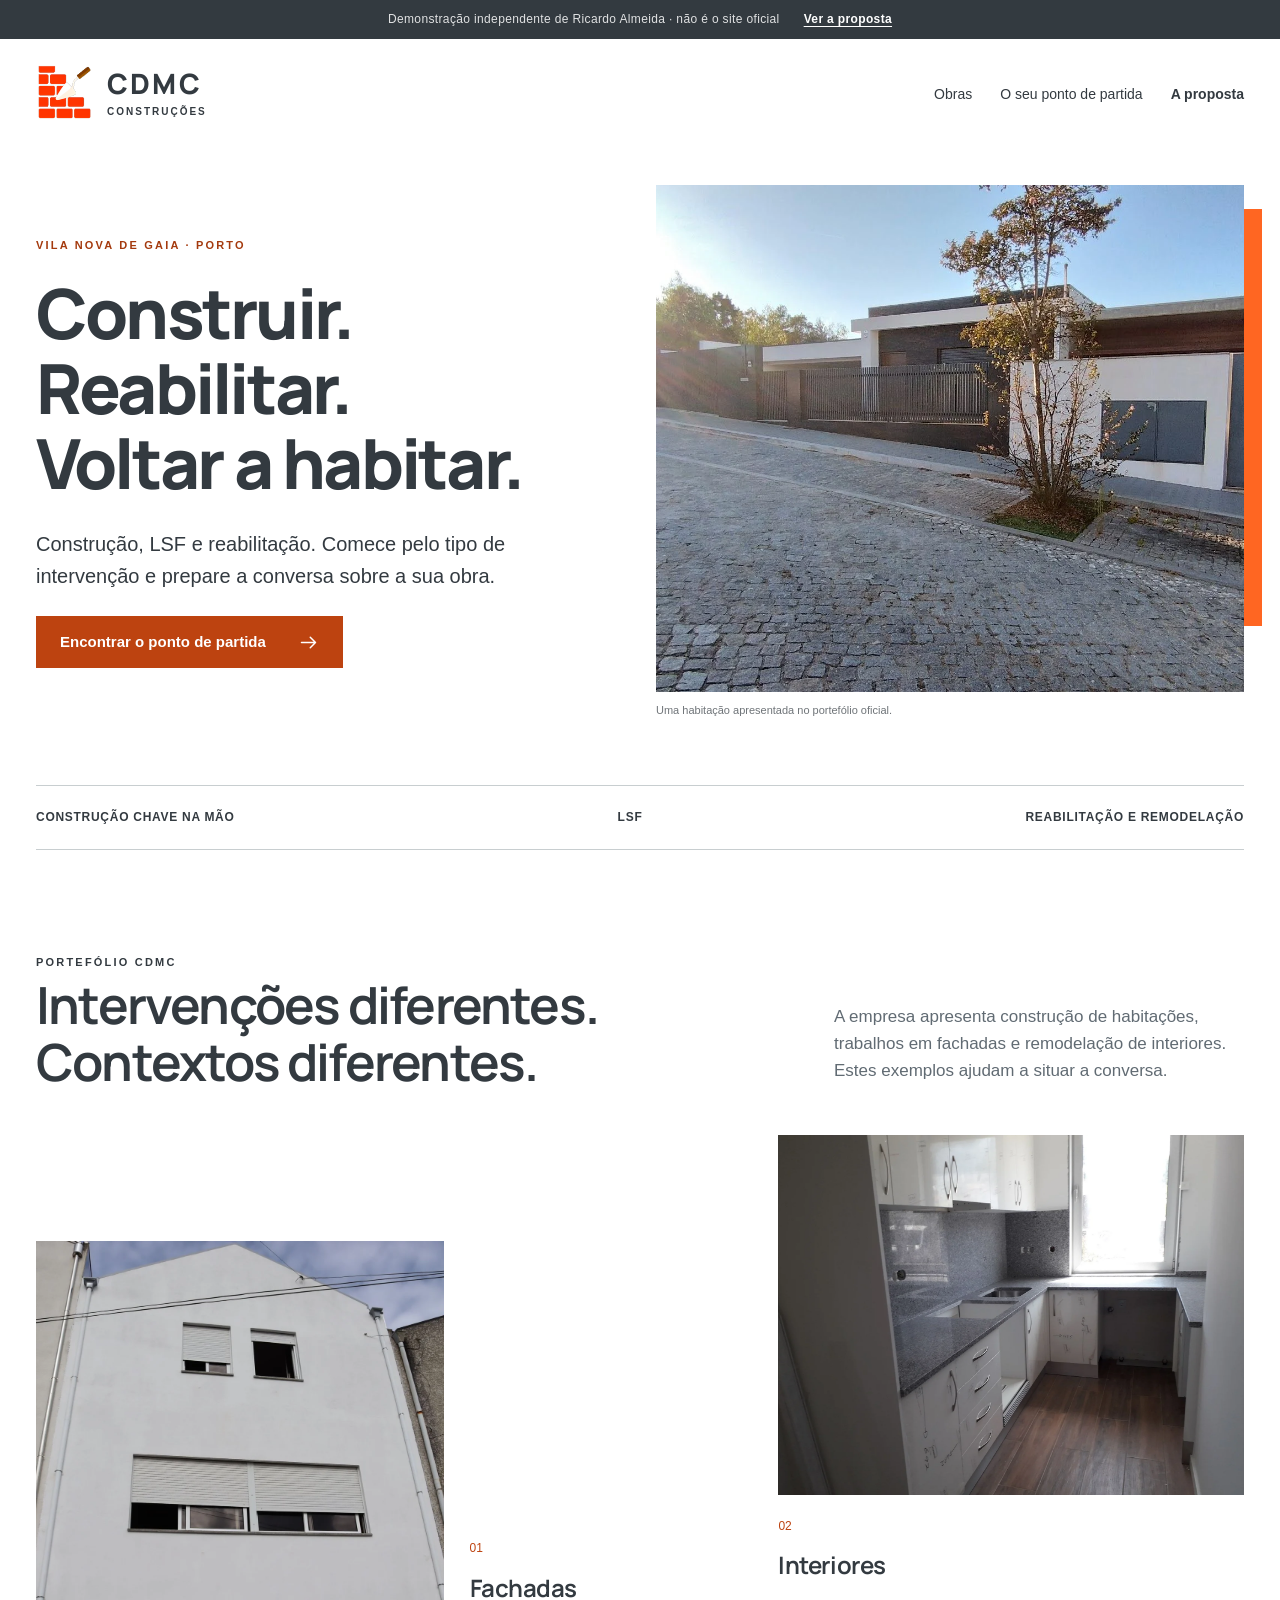
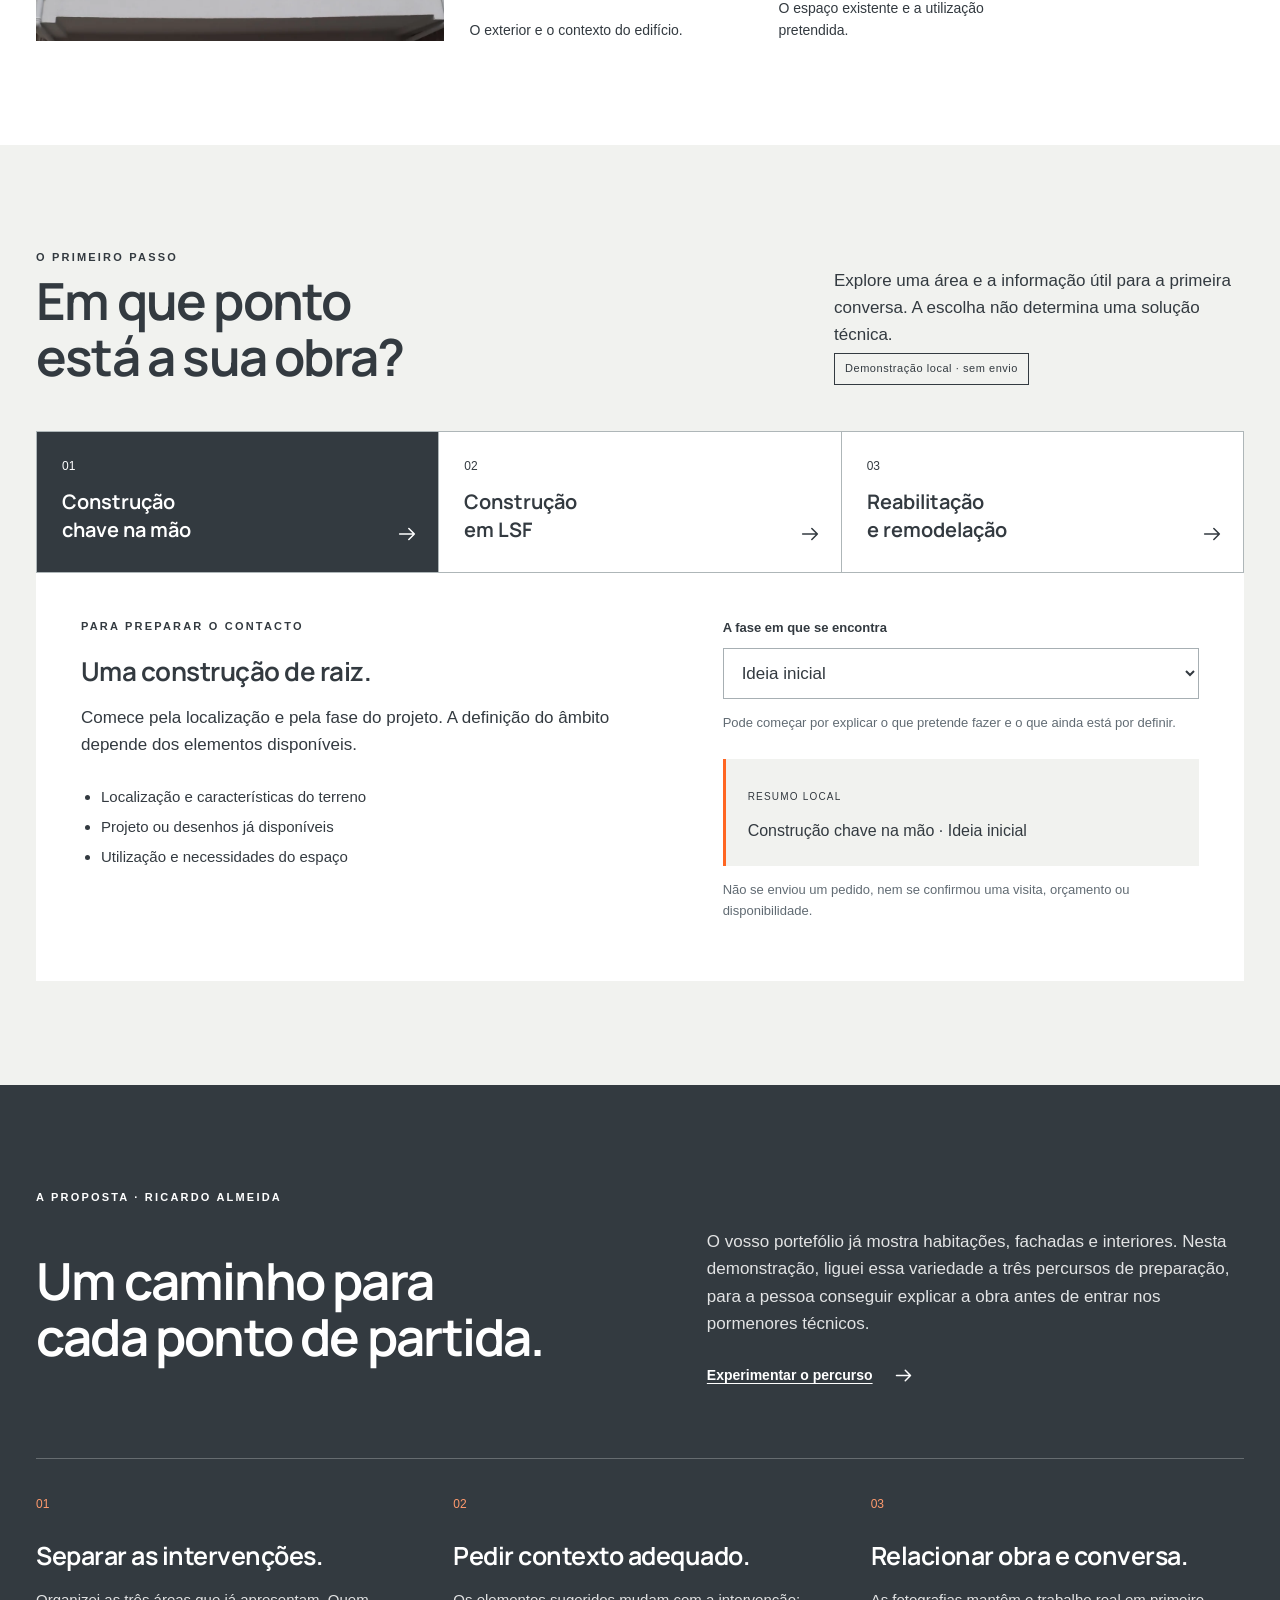
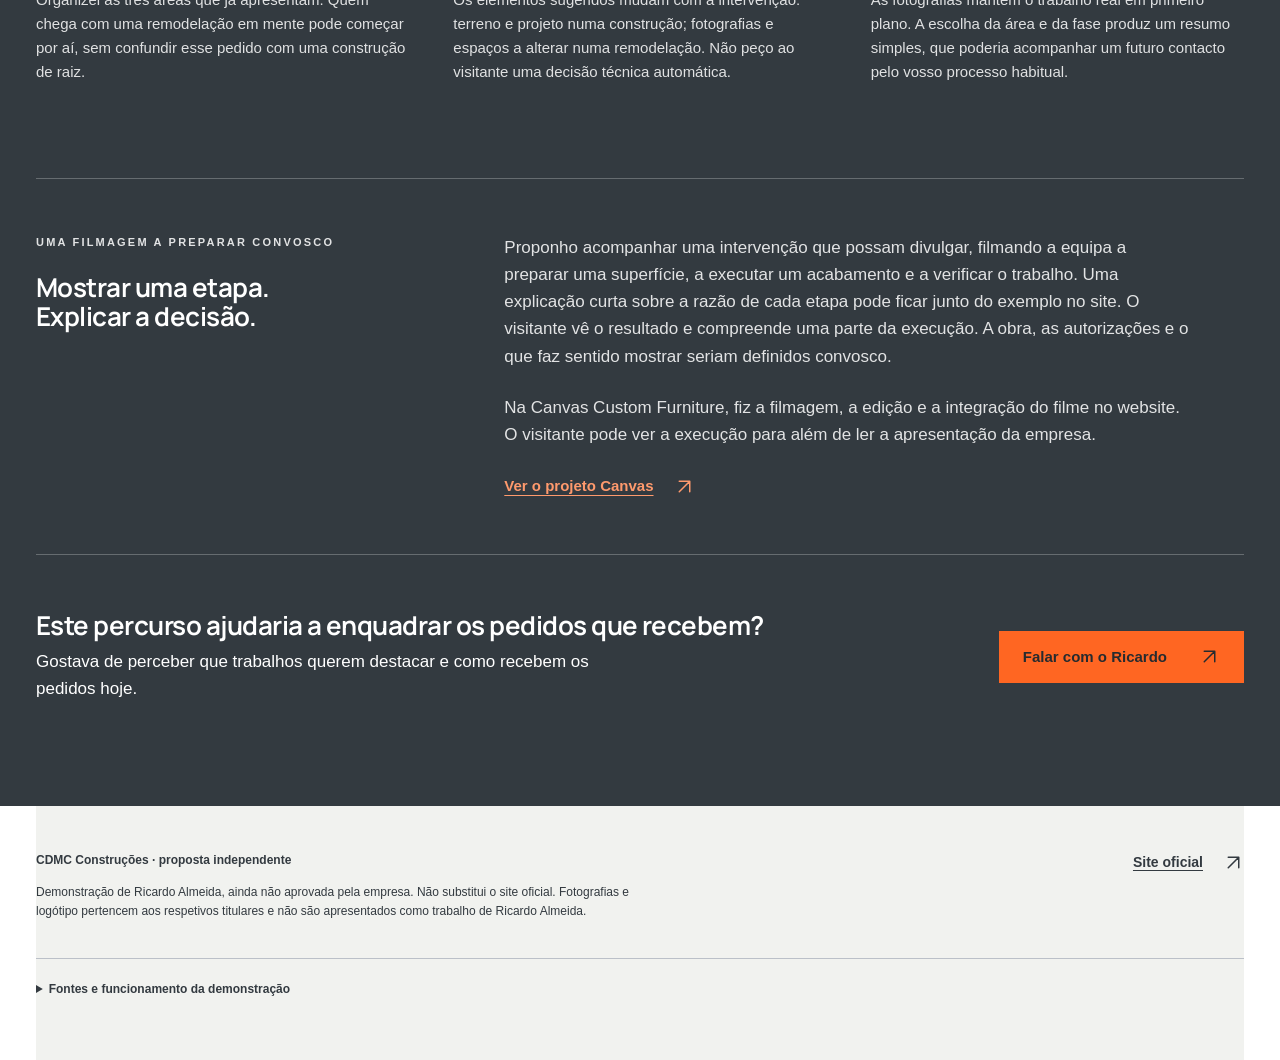
<file: index.html>
<!doctype html><html lang="pt-PT"><head><meta charset="utf-8"><meta name="viewport" content="width=device-width,initial-scale=1"><meta name="robots" content="noindex,nofollow,noarchive"><meta name="theme-color" content="#ff6622"><title>CDMC Construções · Proposta de Ricardo Almeida</title><meta name="description" content="Demonstração independente para CDMC Construções, com um percurso de preparação do contacto e uma proposta de conteúdo e website."><link rel="stylesheet" href="style.css"><link rel="preload" href="assets/header.woff2" as="font" type="font/woff2" crossorigin><script src="app.js" defer></script></head><body><a class="skip" href="#conteudo">Saltar para o conteúdo</a><div class="demo"><span>Demonstração independente de Ricardo Almeida · não é o site oficial</span><a href="#proposta">Ver a proposta</a></div><header class="header wrap"><a class="brand" href="#inicio"><img src="assets/logo.png" alt="CDMC Construções" width="240" height="90"><span>CDMC<strong>CONSTRUÇÕES</strong></span></a><nav aria-label="Navegação principal"><a href="#trabalhos">Obras</a><a href="#preparar">O seu ponto de partida</a><a href="#proposta">A proposta</a></nav></header><main id="conteudo"><section class="hero" id="inicio"><div class="wrap hero-layout"><div class="hero-copy"><p class="eyebrow">Vila Nova de Gaia · Porto</p><h1>Construir.<br>Reabilitar.<br>Voltar a habitar.</h1><p class="lead">Construção, LSF e reabilitação. Comece pelo tipo de intervenção e prepare a conversa sobre a sua obra.</p><a class="button" href="#preparar">Encontrar o ponto de partida <svg class="arrow" viewBox="0 0 24 24" aria-hidden="true" focusable="false"><path d="M4 12h16m-6-6 6 6-6 6"/></svg></a></div><figure><img src="assets/obra-5.webp" alt="Moradia e entrada exterior, fotografia do portefólio da CDMC" width="1600" height="1200" fetchpriority="high"><figcaption>Uma habitação apresentada no portefólio oficial.</figcaption></figure></div><div class="hero-rule wrap"><span>Construção chave na mão</span><span>LSF</span><span>Reabilitação e remodelação</span></div></section><section class="wrap section" id="trabalhos"><div class="section-head"><div><p class="eyebrow">Portefólio CDMC</p><h2>Intervenções diferentes.<br>Contextos diferentes.</h2></div><p class="muted">A empresa apresenta construção de habitações, trabalhos em fachadas e remodelação de interiores. Estes exemplos ajudam a situar a conversa.</p></div><div class="works"><figure><img src="assets/obra-1.webp" alt="Fachada branca apresentada no portefólio CDMC" width="1600" height="1200" loading="lazy"><figcaption><span>01</span><h3>Fachadas</h3><p>O exterior e o contexto do edifício.</p></figcaption></figure><figure><img src="assets/obra-6.webp" alt="Cozinha apresentada na remodelação de interior do portefólio CDMC" width="1200" height="1600" loading="lazy"><figcaption><span>02</span><h3>Interiores</h3><p>O espaço existente e a utilização pretendida.</p></figcaption></figure></div></section><section class="request section" id="preparar"><div class="wrap"><div class="section-head"><div><p class="eyebrow">O primeiro passo</p><h2>Em que ponto<br>está a sua obra?</h2></div><div><p>Explore uma área e a informação útil para a primeira conversa. A escolha não determina uma solução técnica.</p><span class="label">Demonstração local · sem envio</span></div></div><div class="routes" role="group" aria-label="Tipo de intervenção"><button type="button" data-route="construcao" aria-pressed="true"><small>01</small>Construção<br>chave na mão <svg class="arrow" viewBox="0 0 24 24" aria-hidden="true" focusable="false"><path d="M4 12h16m-6-6 6 6-6 6"/></svg></button><button type="button" data-route="lsf" aria-pressed="false"><small>02</small>Construção<br>em LSF <svg class="arrow" viewBox="0 0 24 24" aria-hidden="true" focusable="false"><path d="M4 12h16m-6-6 6 6-6 6"/></svg></button><button type="button" data-route="reabilitacao" aria-pressed="false"><small>03</small>Reabilitação<br>e remodelação <svg class="arrow" viewBox="0 0 24 24" aria-hidden="true" focusable="false"><path d="M4 12h16m-6-6 6 6-6 6"/></svg></button></div><div class="route-content"><div><p class="eyebrow">Para preparar o contacto</p><h3 id="route-title">Uma construção de raiz.</h3><p id="route-description">Comece pela localização e pela fase do projeto. A definição do âmbito depende dos elementos disponíveis.</p><ul id="route-list"><li>Localização e características do terreno</li><li>Projeto ou desenhos já disponíveis</li><li>Utilização e necessidades do espaço</li></ul></div><aside><label for="stage">A fase em que se encontra</label><select id="stage"><option>Ideia inicial</option><option>Projeto em desenvolvimento</option><option>Projeto disponível para análise</option></select><p class="small" id="stage-help">Pode começar por explicar o que pretende fazer e o que ainda está por definir.</p><div class="route-summary"><span>Resumo local</span><p id="route-summary" aria-live="polite">Construção chave na mão · Ideia inicial</p></div><p class="small">Não se enviou um pedido, nem se confirmou uma visita, orçamento ou disponibilidade.</p></aside></div><noscript><p>A escolha de percursos utiliza JavaScript. Pode consultar todas as áreas no site oficial da CDMC.</p></noscript></div></section><section class="proposal section" id="proposta" aria-labelledby="proposal-title"><div class="wrap"><p class="eyebrow">A proposta · Ricardo Almeida</p><div class="proposal-intro"><h2 id="proposal-title">Um caminho para<br>cada ponto de partida.</h2><div><p>O vosso portefólio já mostra habitações, fachadas e interiores. Nesta demonstração, liguei essa variedade a três percursos de preparação, para a pessoa conseguir explicar a obra antes de entrar nos pormenores técnicos.</p><a class="text-link" href="#preparar">Experimentar o percurso <svg class="arrow" viewBox="0 0 24 24" aria-hidden="true" focusable="false"><path d="M4 12h16m-6-6 6 6-6 6"/></svg></a></div></div><div class="decisions"><article><span>01</span><h3>Separar as intervenções.</h3><p>Organizei as três áreas que já apresentam. Quem chega com uma remodelação em mente pode começar por aí, sem confundir esse pedido com uma construção de raiz.</p></article><article><span>02</span><h3>Pedir contexto adequado.</h3><p>Os elementos sugeridos mudam com a intervenção: terreno e projeto numa construção; fotografias e espaços a alterar numa remodelação. Não peço ao visitante uma decisão técnica automática.</p></article><article><span>03</span><h3>Relacionar obra e conversa.</h3><p>As fotografias mantêm o trabalho real em primeiro plano. A escolha da área e da fase produz um resumo simples, que poderia acompanhar um futuro contacto pelo vosso processo habitual.</p></article></div><div class="film"><div><p class="eyebrow">Uma filmagem a preparar convosco</p><h3>Mostrar uma etapa.<br>Explicar a decisão.</h3></div><div class="copy"><p>Proponho acompanhar uma intervenção que possam divulgar, filmando a equipa a preparar uma superfície, a executar um acabamento e a verificar o trabalho. Uma explicação curta sobre a razão de cada etapa pode ficar junto do exemplo no site. O visitante vê o resultado e compreende uma parte da execução. A obra, as autorizações e o que faz sentido mostrar seriam definidos convosco.</p><p>Na Canvas Custom Furniture, fiz a filmagem, a edição e a integração do filme no website. O visitante pode ver a execução para além de ler a apresentação da empresa.</p><a class="canvas-link" href="https://ricardoalmeidamedia.com/work/canvas-custom-furniture" target="_blank" rel="noopener">Ver o projeto Canvas <svg class="arrow" viewBox="0 0 24 24" aria-hidden="true" focusable="false"><path d="M6 18 18 6M6 6h12v12"/></svg></a></div></div><div class="proposal-cta"><div><h3>Este percurso ajudaria a enquadrar os pedidos que recebem?</h3><p>Gostava de perceber que trabalhos querem destacar e como recebem os pedidos hoje.</p></div><a class="button" href="https://wa.me/351918989790" target="_blank" rel="noopener">Falar com o Ricardo <svg class="arrow" viewBox="0 0 24 24" aria-hidden="true" focusable="false"><path d="M6 18 18 6M6 6h12v12"/></svg></a></div></div></section></main><footer class="footer wrap"><div class="footer-top"><div><p><strong>CDMC Construções · proposta independente</strong></p><p>Demonstração de Ricardo Almeida, ainda não aprovada pela empresa. Não substitui o site oficial. Fotografias e logótipo pertencem aos respetivos titulares e não são apresentados como trabalho de Ricardo Almeida.</p></div><a class="text-link" href="https://cdmc-construcoes.pt/" target="_blank" rel="noopener">Site oficial <svg class="arrow" viewBox="0 0 24 24" aria-hidden="true" focusable="false"><path d="M6 18 18 6M6 6h12v12"/></svg></a></div><details><summary>Fontes e funcionamento da demonstração</summary><p>Informação e ativos consultados em 24 de outubro de 2026. <a href="fontes.html">Ver as fontes dos ficheiros</a>. As fotografias pertencem ao portefólio publicado pela empresa; não representam a filmagem futura proposta.</p><p>As escolhas são temporárias e locais. Não se recolhem contactos, não se recebem ficheiros e não se enviam pedidos. Não há análise de visitas nem ligação a um sistema comercial.</p></details></footer></body></html>
</file>
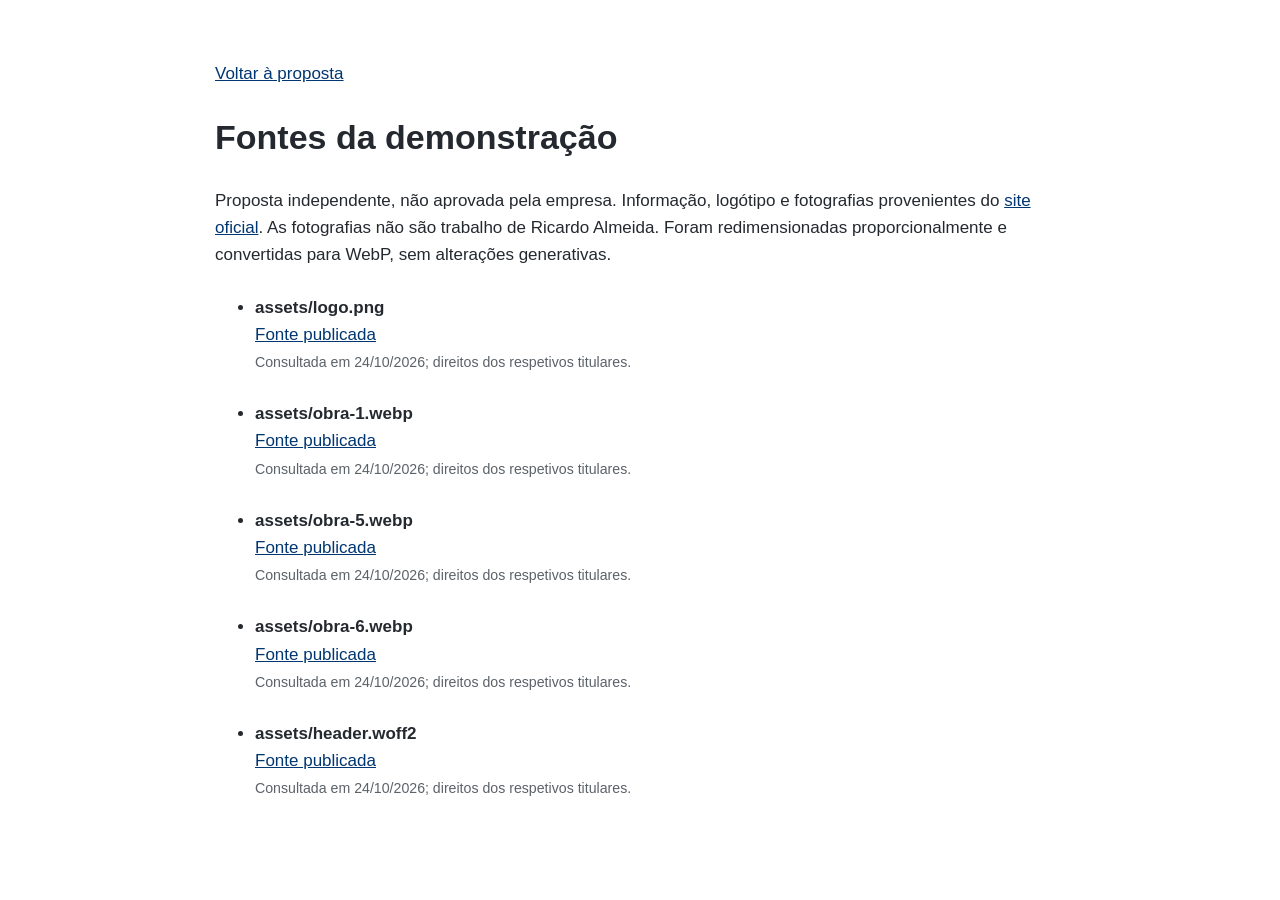
<file: fontes.html>
<!doctype html><html lang="pt-PT"><head><meta charset="utf-8"><meta name="viewport" content="width=device-width,initial-scale=1"><meta name="robots" content="noindex,nofollow,noarchive"><title>Fontes · CDMC Construções</title><style>body{font:17px/1.6 Arial,sans-serif;max-width:850px;margin:60px auto;padding:0 24px;color:#24292f}li{margin:25px 0;overflow-wrap:anywhere}a{color:#003671}small{color:#5b6268}</style></head><body><a href="index.html#proposta">Voltar à proposta</a><h1>Fontes da demonstração</h1><p>Proposta independente, não aprovada pela empresa. Informação, logótipo e fotografias provenientes do <a href="https://cdmc-construcoes.pt/">site oficial</a>. As fotografias não são trabalho de Ricardo Almeida. Foram redimensionadas proporcionalmente e convertidas para WebP, sem alterações generativas.</p><ul><li><strong>assets/logo.png</strong><br><a href="https://irp.cdn-website.com/142e89ed/dms3rep/multi/opt/Logotipo-CDMC-b59eca28-115h.png">Fonte publicada</a><br><small>Consultada em 24/10/2026; direitos dos respetivos titulares.</small></li><li><strong>assets/obra-1.webp</strong><br><a href="https://irp.cdn-website.com/142e89ed/dms3rep/multi/opt/2-1920w.JPG">Fonte publicada</a><br><small>Consultada em 24/10/2026; direitos dos respetivos titulares.</small></li><li><strong>assets/obra-5.webp</strong><br><a href="https://irp.cdn-website.com/142e89ed/dms3rep/multi/opt/Capa-47270129-1920w.jpg">Fonte publicada</a><br><small>Consultada em 24/10/2026; direitos dos respetivos titulares.</small></li><li><strong>assets/obra-6.webp</strong><br><a href="https://irp.cdn-website.com/142e89ed/dms3rep/multi/opt/Capa-585d47ff-1920w.jpg">Fonte publicada</a><br><small>Consultada em 24/10/2026; direitos dos respetivos titulares.</small></li><li><strong>assets/header.woff2</strong><br><a href="https://irp.cdn-website.com/fonts/s/manrope/v20/xn7gYHE41ni1AdIRggexSg.woff2">Fonte publicada</a><br><small>Consultada em 24/10/2026; direitos dos respetivos titulares.</small></li></ul></body></html>
</file>
<file: style.css>
@font-face{font-family:Brand;src:url(assets/header.woff2) format("woff2");font-weight:100 900;font-display:swap}


*{box-sizing:border-box}html{scroll-behavior:smooth;scroll-padding-top:80px}body{margin:0;color:var(--ink);background:var(--paper);font:17px/1.6 Arial,Helvetica,sans-serif}img{display:block;max-width:100%;height:auto}a{color:inherit;text-underline-offset:.24em}button,select{font:inherit}button,a,select,input{touch-action:manipulation}button{cursor:pointer}button:disabled{cursor:default}button:focus-visible,a:focus-visible,select:focus-visible,input:focus-visible,textarea:focus-visible{outline:3px solid var(--accent);outline-offset:5px}button:hover,a.button:hover{filter:brightness(.93)}.wrap{width:min(1240px,calc(100% - 72px));margin-inline:auto}.skip{position:fixed;z-index:10;top:-100px;left:20px;background:white;color:black;padding:12px}.skip:focus{top:8px}.demo{position:sticky;top:0;z-index:5;background:var(--ink);color:#fff;padding:10px 24px;display:flex;justify-content:center;gap:24px;font-size:12px;letter-spacing:.03em}.demo a{font-weight:bold}.demo span{opacity:.85}.header{display:flex;align-items:center;justify-content:space-between;gap:25px;padding-block:24px}.brand img{width:205px;max-height:88px;object-fit:contain}.header nav{display:flex;gap:28px;font-size:14px}.header nav a{text-decoration:none}.header nav a:last-child{font-weight:bold}.arrow{display:inline-block;width:21px;height:21px;fill:none;stroke:currentColor;stroke-width:1.7;stroke-linecap:round;stroke-linejoin:round;vertical-align:middle;flex-shrink:0}.button{display:inline-flex;align-items:center;justify-content:space-between;gap:32px;min-height:52px;padding:13px 23px;border:1px solid transparent;background:var(--accent);color:white;text-decoration:none;font-weight:bold;font-size:15px}.button.outline{background:transparent;color:inherit;border-color:currentColor}.eyebrow{margin:0 0 22px;font-size:11px;font-weight:bold;letter-spacing:.2em;text-transform:uppercase}.section{padding-block:104px}.section-head{display:flex;align-items:flex-end;justify-content:space-between;gap:60px;margin-bottom:46px}.section-head p{max-width:410px;margin-bottom:5px}.section-head h2{margin:0}h1,h2,h3{font-family:Brand,Arial,sans-serif;line-height:1.1;font-weight:650}h1{font-size:clamp(44px,5.8vw,82px);letter-spacing:-.04em;margin:0 0 28px}h2{font-size:clamp(34px,4vw,56px);letter-spacing:-.035em;margin:0 0 24px}h3{font-size:26px;letter-spacing:-.02em;margin:0 0 18px}p{margin:0 0 24px}.muted{color:var(--muted)}.small{font-size:13px}.label{display:inline-flex;padding:6px 10px;border:1px solid currentColor;font-size:11px;letter-spacing:.05em}.hero p.lead{font-size:20px;max-width:560px}.hero figure{margin:0}.hero figcaption{font-size:11px;padding-top:10px;opacity:.7}.service-grid{display:grid;grid-template-columns:repeat(3,1fr);gap:24px}.service-card{padding:30px;border-top:2px solid var(--accent);background:var(--soft)}.service-card b{display:block;font-size:11px;letter-spacing:.12em;margin-bottom:36px}.service-card p{font-size:15px;margin-bottom:0}.request{background:var(--soft)}.request-grid{display:grid;grid-template-columns:1.1fr .9fr;gap:64px;align-items:start}.fields{display:grid;gap:25px}.field label,.field>span{font-size:13px;font-weight:bold;display:block;margin-bottom:9px}.field select{width:100%;min-height:54px;padding:12px;background:var(--paper);border:1px solid #a4abb3;border-radius:0;color:var(--ink)}fieldset{border:0;margin:0;padding:0}legend{font-size:13px;font-weight:bold;margin-bottom:14px}.checks{display:grid;gap:12px}.checks label{display:flex;align-items:center;gap:10px;font-size:15px}.checks input{width:18px;height:18px;accent-color:var(--accent)}.request-actions{display:flex;align-items:center;gap:20px;flex-wrap:wrap}.reset{background:none;color:var(--ink);border:0;text-decoration:underline;font-size:14px}.summary{background:var(--ink);color:white;padding:36px;position:sticky;top:100px}.summary h3{font-size:30px}.summary dl{margin:28px 0}.summary dl div{border-top:1px solid #ffffff40;padding:15px 0}.summary dt{font-size:11px;opacity:.7;text-transform:uppercase;letter-spacing:.12em}.summary dd{margin:4px 0 0;font-size:17px}.summary .small{opacity:.8}.notice{font-size:13px;border-left:3px solid var(--accent);padding-left:16px;margin:30px 0 0}.status{font-size:13px;min-height:1.6em;margin:0}.photo-grid{display:grid;grid-template-columns:repeat(3,1fr);gap:24px}.photo-grid figure{margin:0}.photo-grid img{width:100%;aspect-ratio:1.25;object-fit:cover}.photo-grid figcaption{display:flex;justify-content:space-between;gap:10px;padding-top:15px;font-size:14px}.photo-grid button{border:0;background:transparent;color:var(--accent);font-weight:bold;padding:14px 0;font-size:13px}.proposal{background:var(--ink);color:white}.proposal-intro{display:grid;grid-template-columns:1.1fr 1fr;gap:80px;align-items:end;margin-bottom:70px}.proposal-intro p{opacity:.86}.decisions{display:grid;grid-template-columns:repeat(3,1fr);gap:44px;padding:36px 0 70px;border-top:1px solid #ffffff40}.decisions article>span{display:block;color:var(--highlight);font-size:12px;margin-bottom:28px}.decisions h3{font-size:25px}.decisions p{font-size:15px;opacity:.85}.film{display:grid;grid-template-columns:.7fr 1.3fr;gap:70px;padding:55px 0;border-block:1px solid #ffffff40}.film .copy{max-width:690px}.film p{opacity:.86}.canvas-link{display:inline-flex;align-items:center;gap:20px;color:var(--highlight);font-weight:bold;font-size:15px}.proposal-cta{display:flex;justify-content:space-between;align-items:center;gap:35px;margin-top:56px}.proposal-cta h3{margin-bottom:8px}.proposal-cta p{margin-bottom:0;max-width:600px}.footer{padding-block:45px;font-size:12px}.footer-top{display:flex;justify-content:space-between;gap:35px;align-items:flex-start;margin-bottom:25px}.footer p{max-width:600px;margin-bottom:12px}.footer details{border-top:1px solid #bbc0c8;padding-top:20px;line-height:1.7}.footer summary{cursor:pointer;font-weight:bold;margin-bottom:16px}.footer .source-list a{display:inline-block;margin-right:18px}.empty{padding:50px;text-align:center}.filters{display:flex;gap:12px;flex-wrap:wrap;margin:30px 0}.filters button{border:1px solid var(--ink);background:transparent;padding:10px 22px;color:var(--ink)}.filters button[aria-pressed=true]{background:var(--ink);color:var(--paper)}[hidden]{display:none!important}.project-reference{font-size:13px;color:var(--muted)}.text-link{display:inline-flex;align-items:center;gap:20px;font-weight:bold;font-size:14px}.method{display:grid;grid-template-columns:repeat(3,1fr);gap:28px;padding-block:45px;border-top:1px solid #b7c0d0}.method b{display:block;font-size:13px;margin-bottom:12px}.method p{font-size:14px;max-width:290px;margin:0}
@media(max-width:900px){.wrap{width:calc(100% - 44px)}.header{gap:15px}.header nav{gap:16px}.section{padding-block:75px}.section-head{gap:30px;align-items:flex-start}.request-grid,.proposal-intro{gap:35px}.film{gap:35px}.decisions{gap:25px}.summary{padding:25px}.service-card{padding:24px}.hero p.lead{font-size:18px}}
@media(max-width:650px){html{scroll-padding-top:95px}.wrap{width:calc(100% - 36px)}.demo{padding:9px 15px;gap:12px;justify-content:space-between;font-size:10px}.demo span{max-width:190px}.demo a{white-space:nowrap;align-self:center}.header{flex-wrap:wrap;padding-block:18px}.brand img{width:168px;max-height:70px}.header nav{font-size:12px;gap:16px;width:100%;justify-content:space-between}.section{padding-block:58px}.section-head,.proposal-cta,.footer-top{display:block}.section-head p{margin-top:22px}.service-grid,.request-grid,.proposal-intro,.decisions,.film,.photo-grid,.method{grid-template-columns:1fr}.request-grid{gap:32px}.summary{position:static;padding:26px}.proposal-intro{gap:20px;margin-bottom:45px}.decisions{padding-bottom:30px;gap:20px}.decisions article{padding-bottom:20px;border-bottom:1px solid #ffffff20}.decisions article>span{margin-bottom:15px}.film{padding-block:35px;gap:15px}.proposal-cta .button{margin-top:25px}.footer-top>a{margin-top:20px}.button{gap:20px}.photo-grid{gap:32px}.section-head{margin-bottom:28px}h1{font-size:47px}h2{font-size:38px}}
@media(prefers-reduced-motion:reduce){html{scroll-behavior:auto}*,*::before,*::after{animation:none!important;transition:none!important}}

body{--ink:#333a40;--paper:#fff;--soft:#f1f2ef;--muted:#616b73;--accent:#bd4310;--highlight:#ff9a6d}.brand{display:flex;align-items:center;gap:14px;text-decoration:none}.brand img{width:57px;height:62px;object-fit:contain}.brand>span{font:800 28px/1 Brand,Arial,sans-serif;letter-spacing:.08em}.brand strong{display:block;font:700 10px/1.5 Arial,sans-serif;letter-spacing:.2em;margin-top:7px}.hero{padding:36px 0 0}.hero-layout{display:grid;grid-template-columns:1fr 1.05fr;gap:60px;align-items:center}.hero h1{font-size:clamp(46px,5.4vw,76px);font-weight:800;line-height:1.08}.hero .lead{font-size:18px;max-width:460px}.hero .eyebrow{color:#a43a0e}.hero figure{position:relative}.hero figure:before{content:"";position:absolute;right:-18px;top:24px;width:50%;height:78%;background:#ff6622;z-index:-1}.hero figure img{width:100%;aspect-ratio:1.16;object-fit:cover}.hero-rule{display:flex;gap:25px;justify-content:space-between;margin-top:65px;border-block:1px solid #c8ced0;padding-block:22px;font-size:12px;font-weight:700;text-transform:uppercase;letter-spacing:.06em}.works{display:grid;grid-template-columns:1.2fr .8fr;gap:44px}.works figure{margin:0;display:grid;grid-template-columns:1fr .65fr;gap:26px;align-items:end}.works figure:last-child{display:block}.works figure:last-child img{height:360px;object-fit:cover;width:100%}.works img{width:100%;height:400px;object-fit:cover}.works figcaption{padding-top:22px}.works figcaption>span{color:#bd4310;font-size:12px;display:block;margin-bottom:16px}.works p{font-size:14px;max-width:230px;margin:0}.works h3{font-size:24px}.routes{display:grid;grid-template-columns:repeat(3,1fr);gap:1px;background:#aeb6b8;border:1px solid #aeb6b8}.routes button{border:0;text-align:left;background:#fff;color:var(--ink);padding:25px;position:relative;font:650 20px/1.4 Brand,Arial,sans-serif;min-height:140px}.routes button small{display:block;font:12px/1 Arial;margin-bottom:16px}.routes button .arrow{position:absolute;bottom:27px;right:20px;width:22px;height:22px}.routes button[aria-pressed=true]{background:#333a40;color:#fff}.route-content{display:grid;grid-template-columns:1.2fr 1fr;gap:70px;background:#fff;padding:45px}.route-content ul{padding-left:20px;font-size:15px;line-height:2}.route-content label{display:block;font-size:13px;font-weight:700;margin-bottom:10px}.route-content select{width:100%;padding:14px;border:1px solid #a7afb3;background:#fff;color:var(--ink)}.route-content .small{margin:14px 0;color:var(--muted)}.route-summary{margin-top:25px;padding:22px;background:#f1f2ef;border-left:3px solid #ff6622}.route-summary>span{font-size:10px;text-transform:uppercase;letter-spacing:.12em}.route-summary p{font-size:16px;margin:10px 0 0}.proposal{background:#333a40}.proposal .button{background:#ff6622;color:#262b2f}.proposal-intro h2{max-width:590px}.footer{background:#f1f2ef}@media(max-width:900px){.works{gap:25px}.works figure{display:block}.works img{height:360px}.route-content{gap:35px;padding:30px}.hero-layout{gap:30px}.routes button{font-size:18px}}@media(max-width:650px){.hero{padding-top:25px}.hero-layout,.works,.route-content{grid-template-columns:1fr}.hero figure:before{right:-10px;top:15px}.hero figure img{aspect-ratio:1.4}.hero h1{font-size:46px}.hero-rule{margin-top:35px;flex-wrap:wrap;gap:12px;font-size:10px}.works img,.works figure:last-child img{height:330px}.routes{grid-template-columns:1fr}.routes button{min-height:88px;padding:16px 55px 16px 20px;font-size:18px}.routes button br{display:none}.routes button small{display:inline-block;margin:0 15px 0 0}.route-content{padding:25px;gap:25px}.brand>span{font-size:25px}.brand img{width:50px;height:55px}}
</file>
